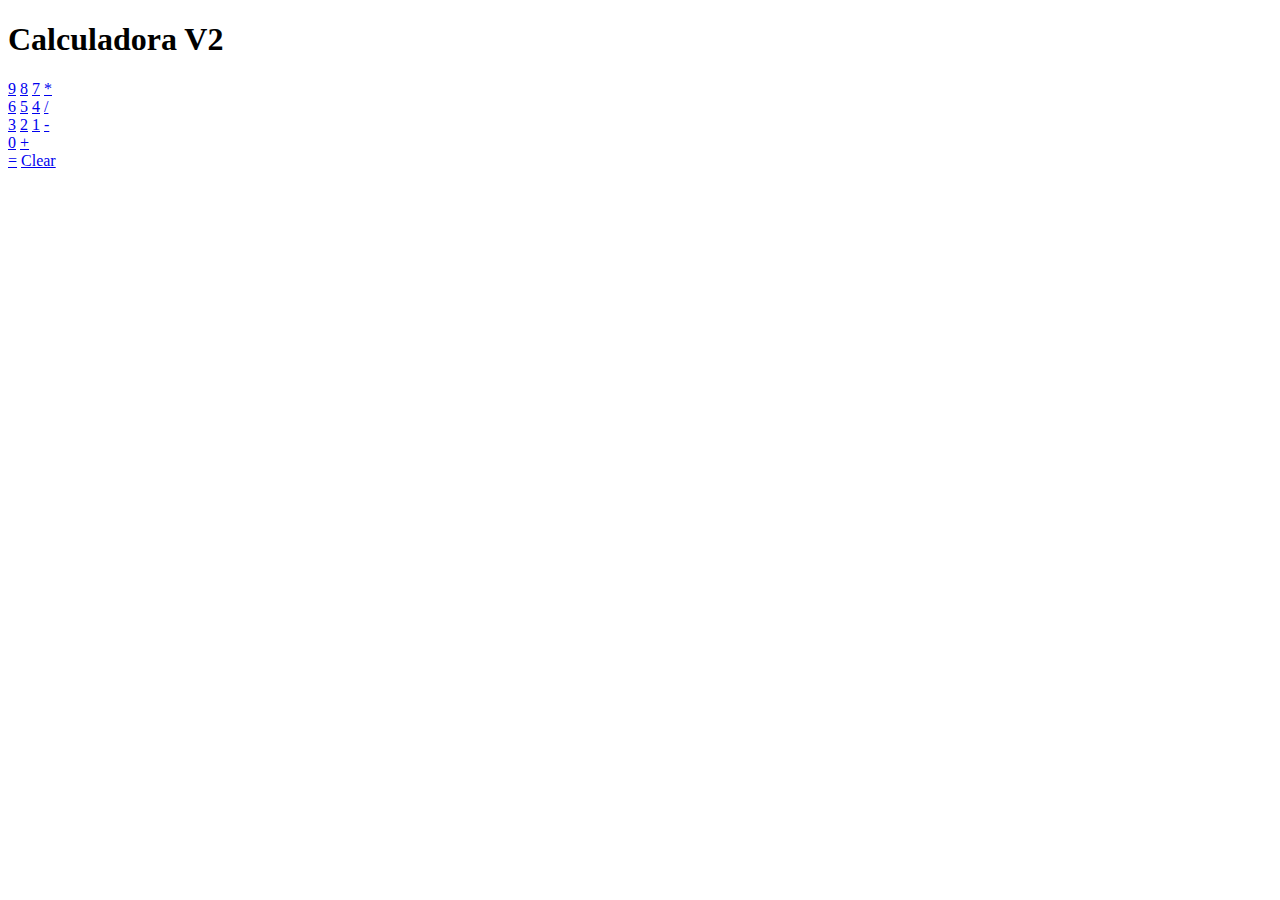
<file: Calculadora_V2/index.html>
<!doctype html>
<html lang="en">
  <head>
    <!-- Required meta tags -->
    <meta charset="utf-8">
    <meta name="viewport" content="width=device-width, initial-scale=1">

    <!-- Bootstrap CSS -->
    <link href="https://cdn.jsdelivr.net/npm/bootstrap@5.0.0-beta2/dist/css/bootstrap.min.css" rel="stylesheet" integrity="sha384-BmbxuPwQa2lc/FVzBcNJ7UAyJxM6wuqIj61tLrc4wSX0szH/Ev+nYRRuWlolflfl" crossorigin="anonymous">

    <title>Calculadora V2</title>
  </head>
  <body>
    
      <header class="mt-2 text-center">
        <h1>Calculadora V2</h1>
      </header>
      <div class="container text-center border border-dark rounded" id="calculator-container">        
        <div class="container bg-dark text-white" id="screen-container">
                    
        </div>
        <div class="container text-center m-1" id="buttons-container">          
          <div class="justify-content-center row">
            <a href="#" class="btn btn-light col-2 m-1" onclick="printNumber('9')">9</a>
            <a href="#" class="btn btn-light col-2 m-1" onclick="printNumber('8')">8</a>
            <a href="#" class="btn btn-light col-2 m-1" onclick="printNumber('7')">7</a>
            <a href="#" class="btn btn-light col-2 m-1" onclick="printNumber('*')">*</a>
          </div>
          <div class="justify-content-center row">
            <a href="#" class="btn btn-light col-2 m-1" onclick="printNumber('6')">6</a>
            <a href="#" class="btn btn-light col-2 m-1" onclick="printNumber('5')">5</a>
            <a href="#" class="btn btn-light col-2 m-1" onclick="printNumber('4')">4</a>
            <a href="#" class="btn btn-light col-2 m-1" onclick="printNumber('/')">/</a>
          </div>
          <div class="justify-content-center row">
            <a href="#" class="btn btn-light col-2 m-1" onclick="printNumber('3')">3</a>
            <a href="#" class="btn btn-light col-2 m-1" onclick="printNumber('2')">2</a>
            <a href="#" class="btn btn-light col-2 m-1" onclick="printNumber('1')">1</a>
            <a href="#" class="btn btn-light col-2 m-1" onclick="printNumber('-')">-</a>
          </div>
          <div class="justify-content-center row d-flex flex-wrap">
            <a href="#" class="btn btn-light col-6 m-1" onclick="printNumber('0')">0</a>
            <a href="#" class="btn btn-light col-2 m-1" onclick="printNumber('+')">+</a>
                    
          </div>
          <div class="justify-content-center row">
            <a href="#" class="btn btn-success col-4 m-1" onclick="calculate()">=</a>    
            <a href="#" class="btn btn-danger col-4 m-1" onclick="clean()">Clear</a>
          
          
          </div>
        </div>
      </div>
    </div>
    

    <!-- Bootstrap Scripts -->
    <script src="https://cdn.jsdelivr.net/npm/@popperjs/core@2.6.0/dist/umd/popper.min.js" integrity="sha384-KsvD1yqQ1/1+IA7gi3P0tyJcT3vR+NdBTt13hSJ2lnve8agRGXTTyNaBYmCR/Nwi" crossorigin="anonymous"></script>
    <script src="https://cdn.jsdelivr.net/npm/bootstrap@5.0.0-beta2/dist/js/bootstrap.min.js" integrity="sha384-nsg8ua9HAw1y0W1btsyWgBklPnCUAFLuTMS2G72MMONqmOymq585AcH49TLBQObG" crossorigin="anonymous"></script>
    <!-- My JavaScript -->
    <script src="./JavaScript/javascript.js"></script>

  </body>
</html>
</file>
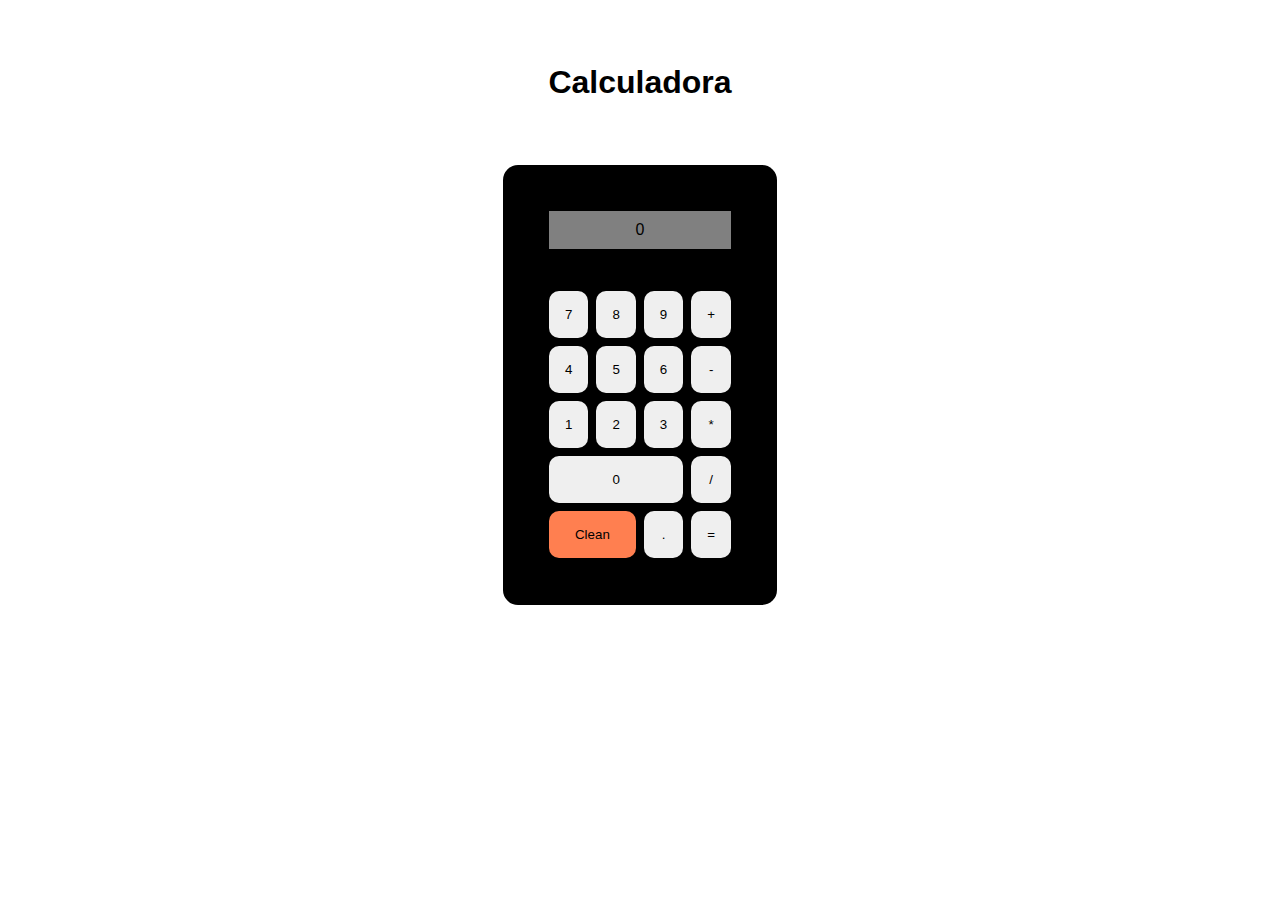
<file: CalculadoraJS/index.html>
<!DOCTYPE html>
<html lang="en">
<head>
    <meta charset="UTF-8">
    <meta name="viewport" content="width=device-width, initial-scale=1.0">
    <title>CalculadoraJS</title>

    <!-- Styles-->
    <link rel="stylesheet" href="./styles/style.css">
    <!-- JavaScript-->
    <script src="./js/scrpt.js"></script>
</head>
<body>
    <section class="calculator-section">
        <header>
            <h1> Calculadora </h1>
        </header>

        <!-- Calculadora -->
        <div class="calculator-container">
            <div class="calculator-body">
                <table>

                    <!--Screen 0-->
                    <tr>
                        <td class="screen" colspan="4" id="result">0</td>
                    </tr>

                    <!--Screen Empty-->
                    <tr>
                        <td class="empty" colspan="4"></td>
                    </tr>                   
                    
                    <!--Calculator Buttons-->
                    <tr>
                        <td><button class="normal-button" onclick="add('7')">7</button></td>
                        <td><button class="normal-button" onclick="add('8')">8</button></td>
                        <td><button class="normal-button" onclick="add('9')">9</button></td>
                        <td><button class="normal-button" onclick="add('+')">+</button></td>
                    </tr>
                    <tr>
                        <td><button class="normal-button" onclick="add('4')">4</button></td>
                        <td><button class="normal-button" onclick="add('5')">5</button></td>
                        <td><button class="normal-button" onclick="add('6')">6</button></td>
                        <td><button class="normal-button" onclick="add('-')">-</button></td>
                    </tr>
                    <tr>
                        <td><button class="normal-button" onclick="add('1')">1</button></td>
                        <td><button class="normal-button" onclick="add('2')">2</button></td>
                        <td><button class="normal-button" onclick="add('3')">3</button></td>
                        <td><button class="normal-button" onclick="add('*')">*</button></td>
                    </tr>
                    <tr>
                        <td colspan="3"><button class="normal-button" onclick="add('0')">0</button></td>
                        <td><button class="normal-button" onclick="add('/')">/</button></td>
                    </tr>
                    <tr>
                        <td colspan="2"><button class="clean-button" onclick="clean()">Clean</button></td>
                        <td><button class="normal-button" onclick="add('.')">.</button></td>
                        <td><button class="normal-button" onclick="calculate()">=</button></td>
                    </tr>
                </table>
                
            </div>

        </div>
    </section>
    
</body>
</html>
</file>
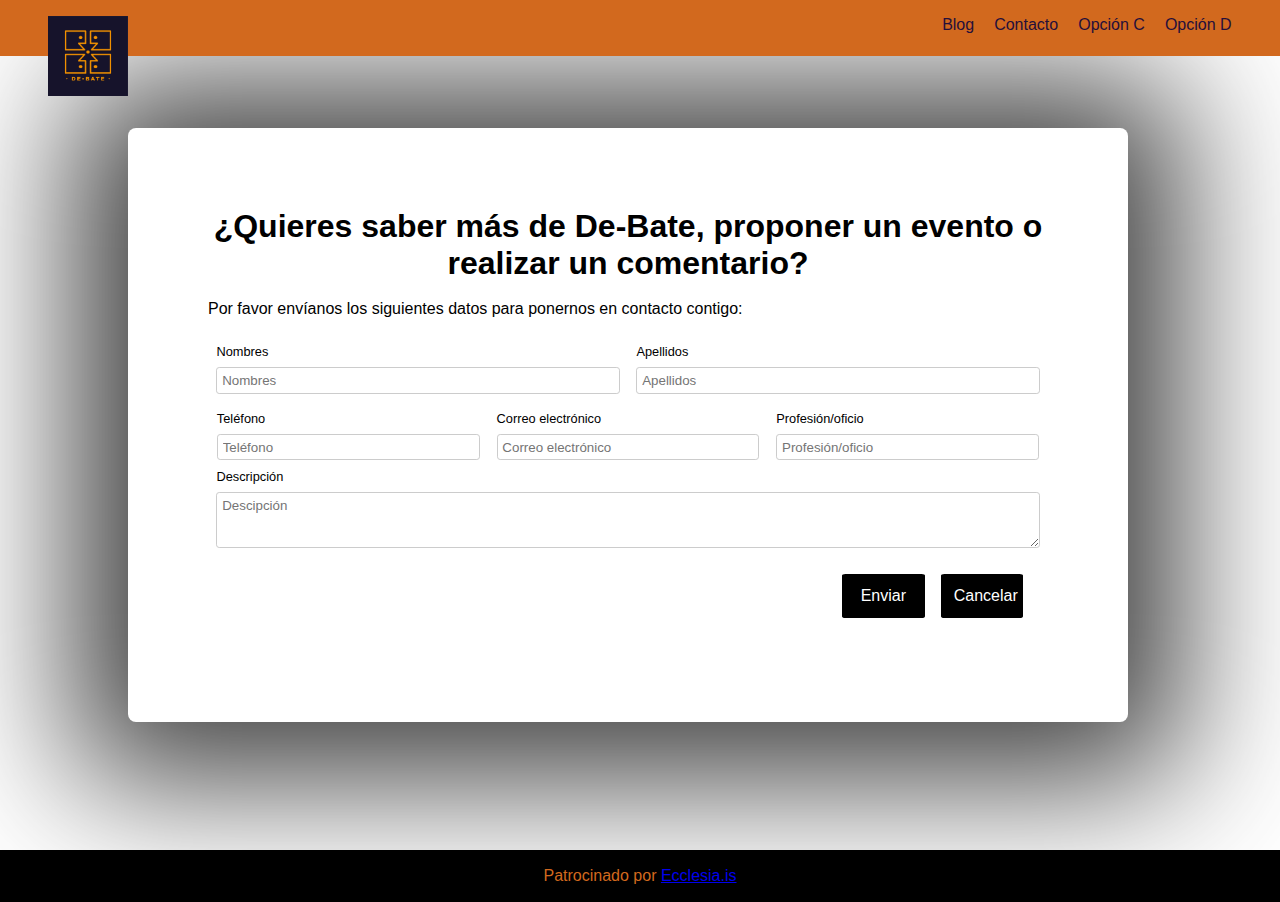
<file: Formulario_V2/index.html>
<!DOCTYPE html>
<html lang="en">
    <!--Head hace importaciones fuera de este html-->
<head>
    <!--Html meta-->
    <meta charset="UTF-8">
    <meta name="viewport" content="width=device-width, initial-scale=1.0">

    <!--Títulos-->
    <title>De-Bate/Contacto</title>

    <!--Hojas de estilos-->
    <link rel="stylesheet" href="./styles/styles.css">

    <!--Ícono página-->
    <link rel="icon" type=imgage/png  href="./styles/images/logo-facebook_Mesa de trabajo 1.png">
</head>

<body>      
    <!--Barra de navegación-->
    <div class="container">
        <nav>
        <!--Logo-->
         <div class="nav-logo-container">
            <a href="#Menú">
                <img class="nav-logo" src="./styles/images/logo-facebook_Mesa de trabajo 1.png" alt="Logo principal">
            </a>
        </div>      
            <!--Unorderer list-->
            <ul class="nav-link">
            <!--List-->
                <li><a href="./blog.html">Blog</a></li>
                <br>
                <li><a href="./index.html">Contacto</a></li>
                <br>
                <li><a href="#Opción C">Opción C</a></li>
                <br>
                <li><a href="#Opción D">Opción D</a></li>
            </ul>
        </nav>
    </div>

    <!--Form section-->
    <section class="form-section">
        <div class="form-container">
            <div class="header1">
                <h1>¿Quieres saber más de De-Bate, proponer un evento o realizar un comentario?</h1>
            </div>
            <br>
            <p class="phrase">Por favor envíanos los siguientes datos para ponernos en contacto contigo:</p>
            <br>
                <div class="form-inputs">

                    <!--Names flex container-->
                    <div class="names-container">
                        <label for="first-name" class="form-label">Nombres</label>
                        <input type="text" class= "form-input" id="first-name" placeholder="Nombres">
                    </div>
                    <div class="names-container">
                        <label for="last-name" class="form-label">Apellidos</label>
                        <input type="text" class= "form-input" id="last-name" placeholder="Apellidos">
                    </div>

                    <!--Data flex container-->
                    <div class="data-container">
                        <label for="phone" class="form-label">Teléfono</label>
                        <input type="tel" class= "form-input" id="phone" placeholder="Teléfono">
                    </div>
                    <div class="data-container">
                        <label for="email" class="form-label">Correo electrónico</label>
                        <input type="text" class= "form-input" id="E-mail" placeholder="Correo electrónico">
                    </div>
                    <div class="data-container">
                        <label for="profession/office" class="form-label">Profesión/oficio</label>
                        <input type="text" class= "form-input" id="profession/office" placeholder="Profesión/oficio">
                    </div>
                    
                    <!--Description flex container-->
                      
                    <div class="description-container">
                        <label for="description" class="form-label">Descripción</label>
                        <textarea placeholder="Descipción" class= "form-input" name="description" id= "desciption" rows="3"></textarea>
                    </div>

                    <!--Buttons container-->
                    <div class="buttons-container">
                        <a href="#cancel" class="cancel-button">Cancelar</a>
                        <a href="#send" class="send-button">Enviar</a>
                    </div>   
                </div>
        </div>
    </section>
    <!--Main ends-->
<footer class="footer-section">   
    Patrocinado por <a href="http://what.ecclesia.is"> Ecclesia.is</a>
</footer>
</body>
</html>
</file>
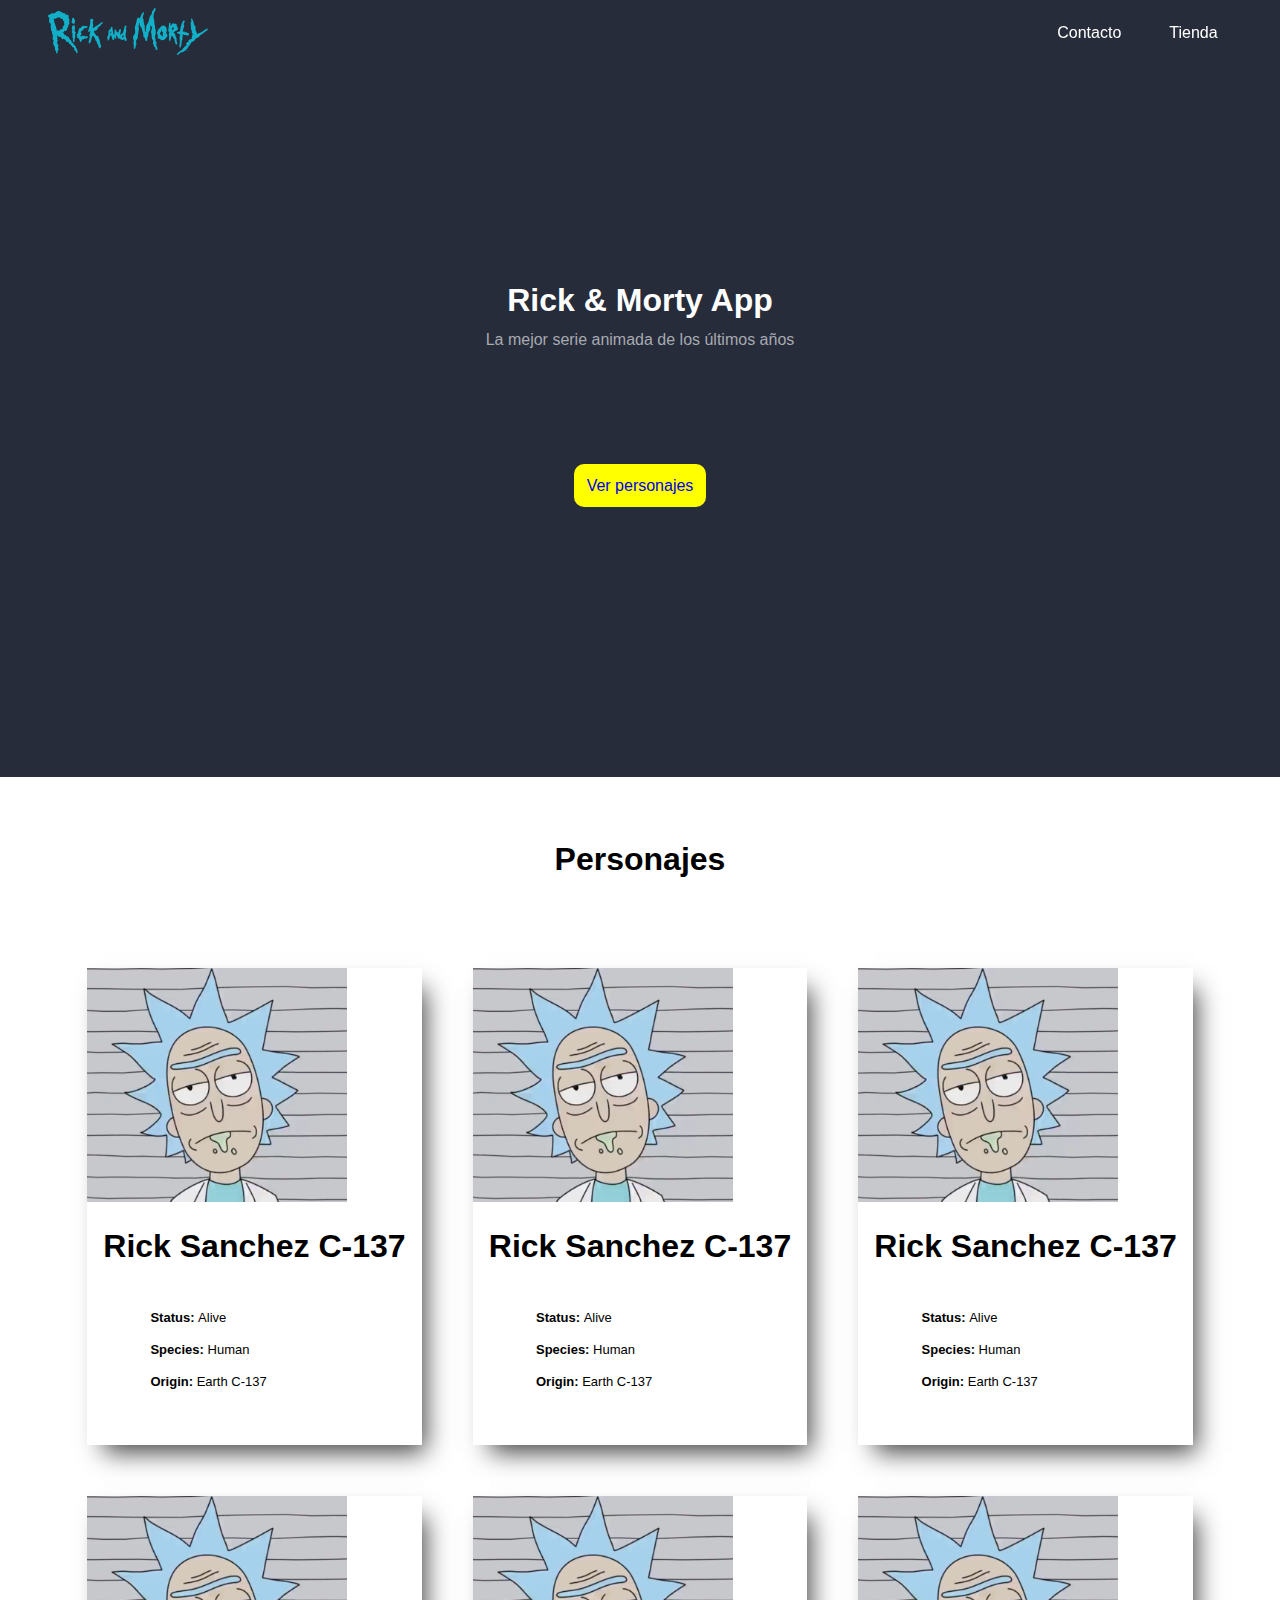
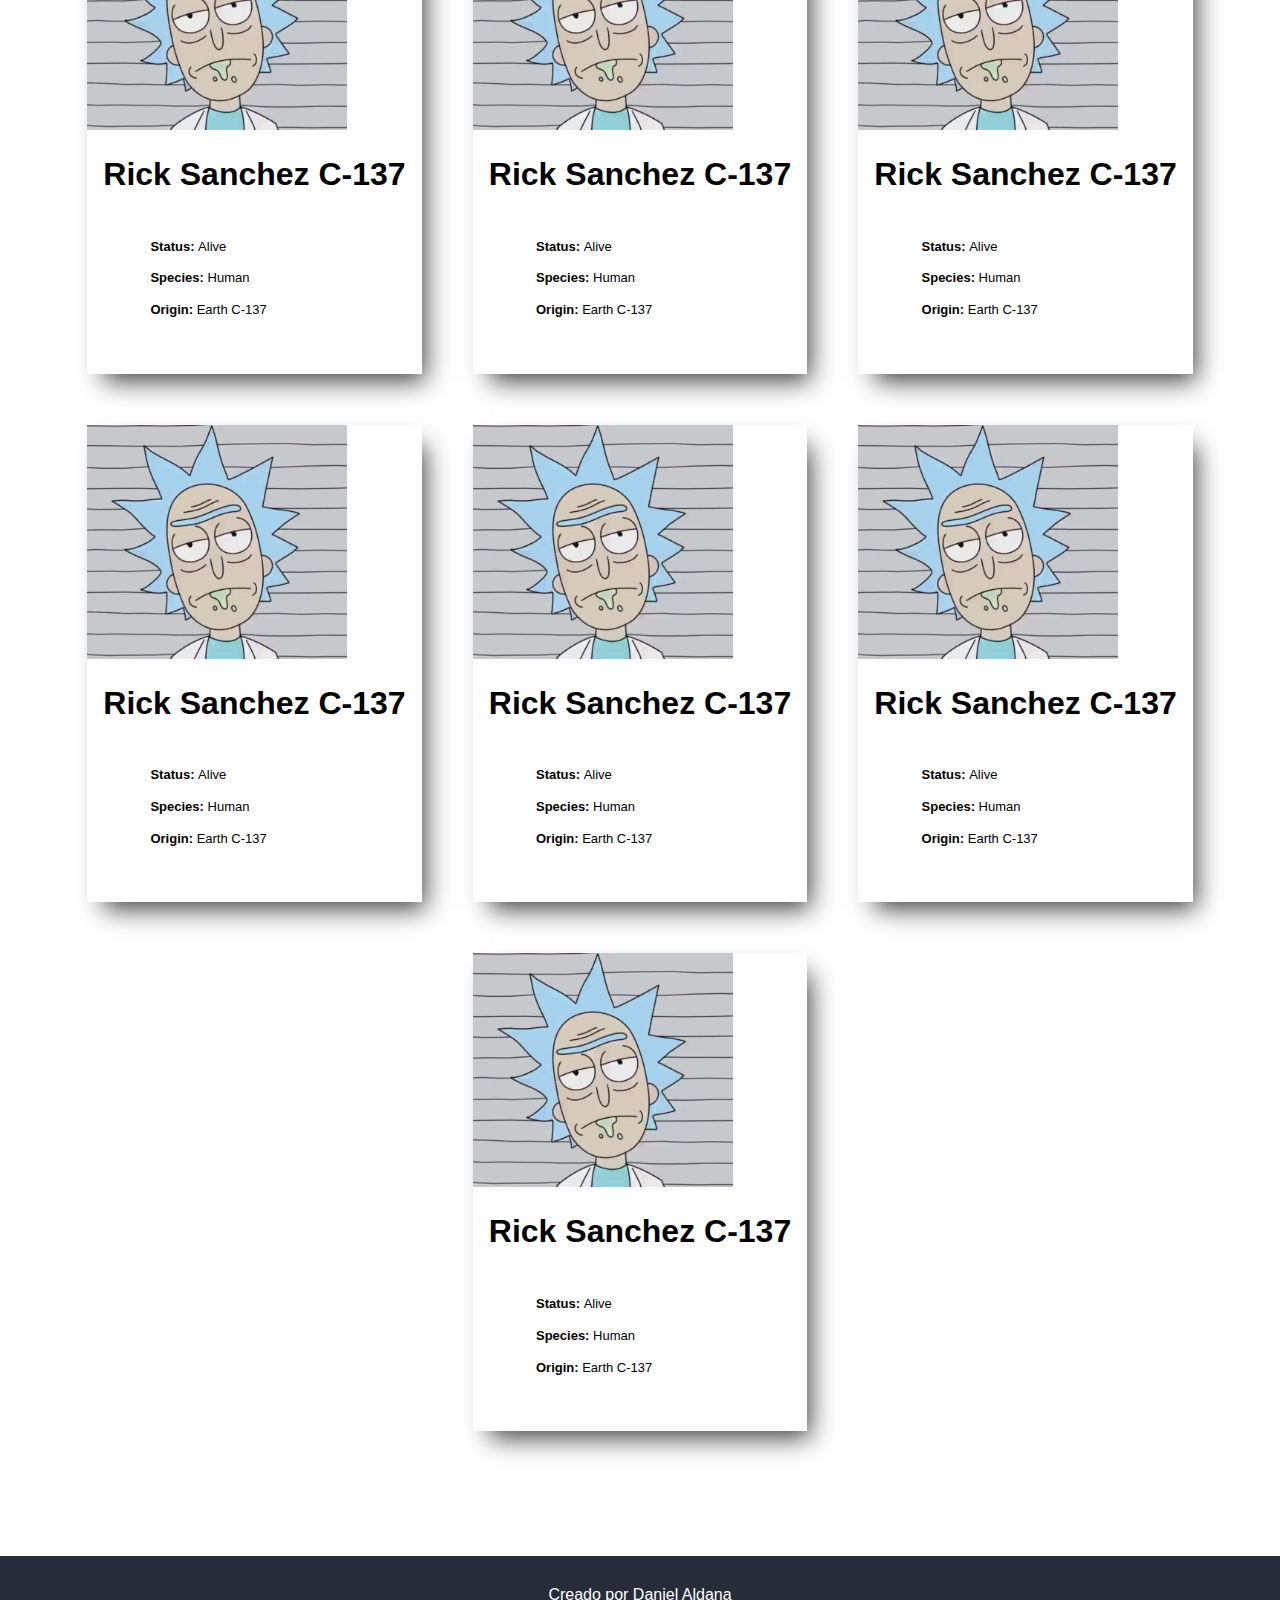
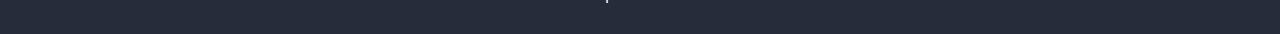
<file: Rick_n_Morty/index.html>
<!DOCTYPE html>
<html lang="en">
    
    <!-- Importaciones - Archivos fuera de mi HTML -->
<head>

    <!-- HTML meta -->
    <meta charset="UTF-8">
    <meta name="viewport" content="width=device-width, initial-scale=1.0">

    <!-- Page Title -->
    <title>Rick & Morty</title>

    <!-- Style Sheets -->
    <link rel="stylesheet" href="./styles/style.css">

    <!-- Icon Image -->
    <link rel="icon" type="image/png" href="./styles/img/logo.png">
</head>
<body>

    <!-- Navigation Bar -->
    <div class="container">
        <nav>
            <!-- Logo -->
            <div class="nav-logo-container">
                <a href="#menu">
                    <img class="nav-logo" src="./styles/img/logo.svg" alt="rick_&_morty">
                </a>
            </div>
            <!-- Options -->
            <ul class="nav-link">
                <!-- Option 1 -->
                <li>
                    <a href="#contacto">Contacto</a>
                </li>
                <!-- Option 2 -->
                <li>
                    <a href="#tienda">Tienda</a>
                </li>
            </ul>

        </nav>
    </div>
    <!-- Navigation Bar Ends -->

    <!-- Main Section -->
    <section class="main-section">
        <div class="main-content">
            <h1>Rick & Morty App</h1>
            <p class="phrase">La mejor serie animada de los últimos años</p>
            <a href="#menu" class="main-button">
                Ver personajes
            </a>
        </div>
    </section>
    <!-- Main Section Ends -->

    <!-- Character Section -->
    <section class= "character-section" id="character-section"> 
        <header class= "header-section">
            <h1>Personajes</h1>
        </header>

        <!-- Character Info-->
        <div class="characters-content"> <!--Componente container-->
            <div class="flex-container"> <!--Flexbox container-->

                <!--Card Character-->
                <div class="card-character"> 
                    <div class="img-container" style="background-image: url(./styles/img/rick_sanchez.png);"></div>
                    <div class="info-character">
                        <h1 class="name">Rick Sanchez C-137</h1>
                        <div class="data">
                            <p class="status"><b>Status: </b>Alive</p>
                            <p class="species"><b>Species: </b>Human</p>
                            <p class="origin"><b>Origin: </b>Earth C-137</p>
                        </div>
                    </div>
                </div>
                                                                             
                <!--Card Character-->
                <div class="card-character"> 
                    <div class="img-container" style="background-image: url(./styles/img/rick_sanchez.png);"></div>
                    <div class="info-character">
                        <h1 class="name">Rick Sanchez C-137</h1>
                        <div class="data">
                            <p class="status"><b>Status: </b>Alive</p>
                            <p class="species"><b>Species: </b>Human</p>
                            <p class="origin"><b>Origin: </b>Earth C-137</p>
                        </div>
                    </div>
                </div>

                <!--Card Character-->
                <div class="card-character"> 
                    <div class="img-container" style="background-image: url(./styles/img/rick_sanchez.png);"></div>
                    <div class="info-character">
                        <h1 class="name">Rick Sanchez C-137</h1>
                        <div class="data">
                            <p class="status"><b>Status: </b>Alive</p>
                            <p class="species"><b>Species: </b>Human</p>
                            <p class="origin"><b>Origin: </b>Earth C-137</p>
                        </div>
                    </div>
                </div>

                <!--Card Character-->
                <div class="card-character"> 
                    <div class="img-container" style="background-image: url(./styles/img/rick_sanchez.png);"></div>
                    <div class="info-character">
                        <h1 class="name">Rick Sanchez C-137</h1>
                        <div class="data">
                            <p class="status"><b>Status: </b>Alive</p>
                            <p class="species"><b>Species: </b>Human</p>
                            <p class="origin"><b>Origin: </b>Earth C-137</p>
                        </div>
                    </div>
                </div>

                <!--Card Character-->
                <div class="card-character"> 
                    <div class="img-container" style="background-image: url(./styles/img/rick_sanchez.png);"></div>
                    <div class="info-character">
                        <h1 class="name">Rick Sanchez C-137</h1>
                        <div class="data">
                            <p class="status"><b>Status: </b>Alive</p>
                            <p class="species"><b>Species: </b>Human</p>
                            <p class="origin"><b>Origin: </b>Earth C-137</p>
                        </div>
                    </div>
                </div>

                <!--Card Character-->
                <div class="card-character"> 
                    <div class="img-container" style="background-image: url(./styles/img/rick_sanchez.png);"></div>
                    <div class="info-character">
                        <h1 class="name">Rick Sanchez C-137</h1>
                        <div class="data">
                            <p class="status"><b>Status: </b>Alive</p>
                            <p class="species"><b>Species: </b>Human</p>
                            <p class="origin"><b>Origin: </b>Earth C-137</p>
                        </div>
                    </div>
                </div>

                <!--Card Character-->
                <div class="card-character"> 
                    <div class="img-container" style="background-image: url(./styles/img/rick_sanchez.png);"></div>
                    <div class="info-character">
                        <h1 class="name">Rick Sanchez C-137</h1>
                        <div class="data">
                            <p class="status"><b>Status: </b>Alive</p>
                            <p class="species"><b>Species: </b>Human</p>
                            <p class="origin"><b>Origin: </b>Earth C-137</p>
                        </div>
                    </div>
                </div>

                <!--Card Character-->
                <div class="card-character"> 
                    <div class="img-container" style="background-image: url(./styles/img/rick_sanchez.png);"></div>
                    <div class="info-character">
                        <h1 class="name">Rick Sanchez C-137</h1>
                        <div class="data">
                            <p class="status"><b>Status: </b>Alive</p>
                            <p class="species"><b>Species: </b>Human</p>
                            <p class="origin"><b>Origin: </b>Earth C-137</p>
                        </div>
                    </div>
                </div>

                <!--Card Character-->
                <div class="card-character"> 
                    <div class="img-container" style="background-image: url(./styles/img/rick_sanchez.png);"></div>
                    <div class="info-character">
                        <h1 class="name">Rick Sanchez C-137</h1>
                        <div class="data">
                            <p class="status"><b>Status: </b>Alive</p>
                            <p class="species"><b>Species: </b>Human</p>
                            <p class="origin"><b>Origin: </b>Earth C-137</p>
                        </div>
                    </div>
                </div>

                <!--Card Character-->
                <div class="card-character"> 
                    <div class="img-container" style="background-image: url(./styles/img/rick_sanchez.png);"></div>
                    <div class="info-character">
                        <h1 class="name">Rick Sanchez C-137</h1>
                        <div class="data">
                            <p class="status"><b>Status: </b>Alive</p>
                            <p class="species"><b>Species: </b>Human</p>
                            <p class="origin"><b>Origin: </b>Earth C-137</p>
                        </div>
                    </div>
                </div>
                              
                <!-- Info Final-->
                    

                </div>
            </div>
        </div>
    </section>
    <!-- Characters Ends-->
    <footer class="footer-section">Creado por Daniel Aldana</footer>

</body>
</html>
</file>
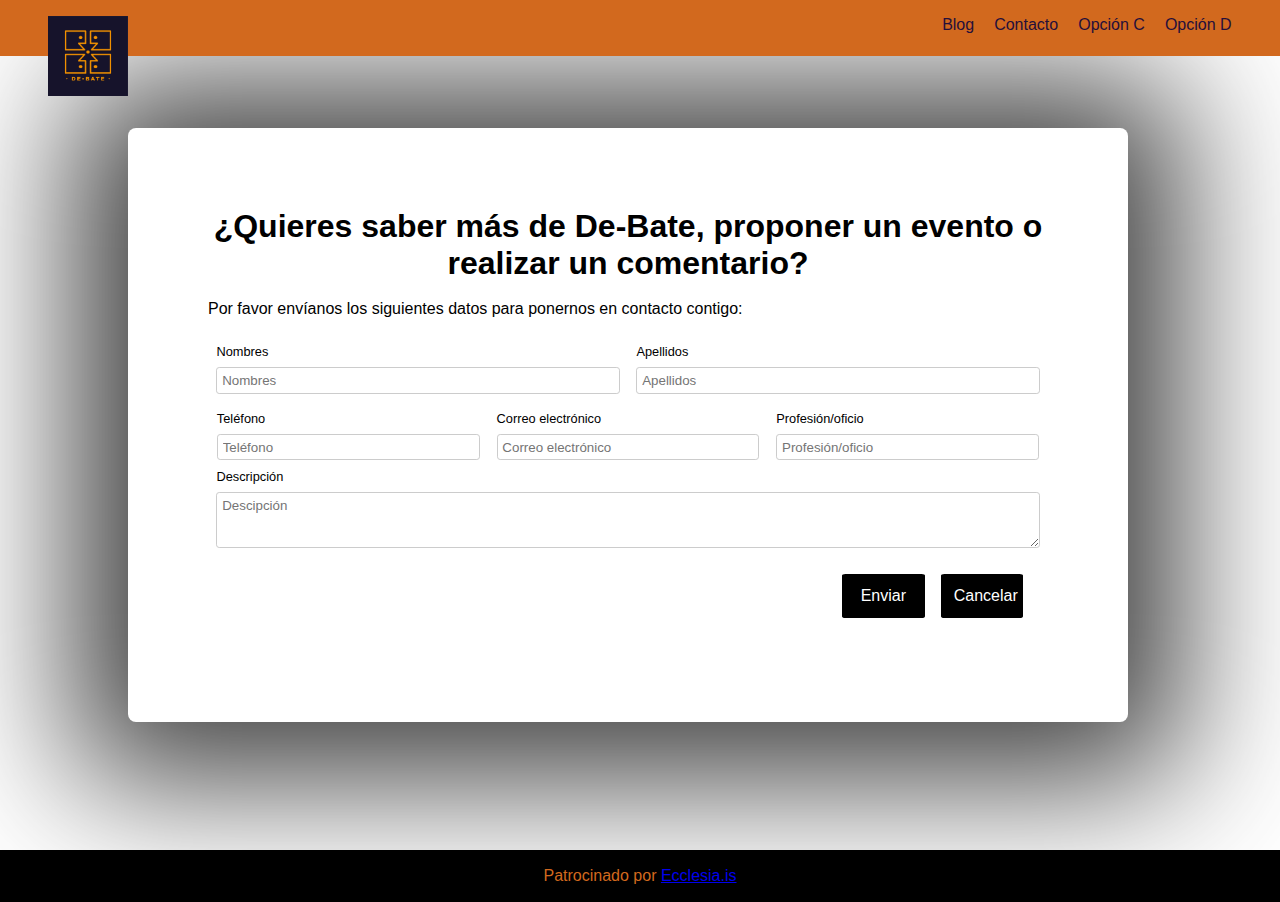
<file: Formulario_V1/De-Bate Formulario Contacto/index.html>
<!DOCTYPE html>
<html lang="en">
    <!--Head hace importaciones fuera de este html-->
<head>
    <!--Html meta-->
    <meta charset="UTF-8">
    <meta name="viewport" content="width=device-width, initial-scale=1.0">

    <!--Títulos-->
    <title>De-Bate</title>

    <!--Hojas de estilos-->
    <link rel="stylesheet" href="./styles/styles.css">

    <!--Ícono página-->
    <link rel="icon" type=imgage/png  href="./styles/images/logo-facebook_Mesa de trabajo 1.png">
</head>

<body>      
    <!--Barra de navegación-->
    <div class="container">
        <nav>
        <!--Logo-->
         <div class="nav-logo-container">
            <a href="#Menú">
                <img class="nav-logo" src="./styles/images/logo-facebook_Mesa de trabajo 1.png" alt="Logo principal">
            </a>
        </div>      
            <!--Unorderer list-->
            <ul class="nav-link">
            <!--List-->
                <li><a href="#blog">Blog</a></li>
                <br>
                <li><a href="#contact">Contacto</a></li>
                <br>
                <li><a href="#Opción C">Opción C</a></li>
                <br>
                <li><a href="#Opción D">Opción D</a></li>
            </ul>
        </nav>
    </div>

    <!--Form section-->
    <section class="form-section">
        <div class="form-container">
            <div class="header1">
                <h1>¿Quieres saber más de De-Bate, proponer un evento o realizar un comentario?</h1>
            </div>
            <br>
            <p class="phrase">Por favor envíanos los siguientes datos para ponernos en contacto contigo:</p>
            <br>
                <div class="form-inputs">

                    <!--Names flex container-->
                    <div class="names-container">
                        <label for="first-name" class="form-label">Nombres</label>
                        <input type="text" class= "form-input" id="first-name" placeholder="Nombres">
                    </div>
                    <div class="names-container">
                        <label for="last-name" class="form-label">Apellidos</label>
                        <input type="text" class= "form-input" id="last-name" placeholder="Apellidos">
                    </div>

                    <!--Data flex container-->
                    <div class="data-container">
                        <label for="phone" class="form-label">Teléfono</label>
                        <input type="tel" class= "form-input" id="phone" placeholder="Teléfono">
                    </div>
                    <div class="data-container">
                        <label for="email" class="form-label">Correo electrónico</label>
                        <input type="text" class= "form-input" id="E-mail" placeholder="Correo electrónico">
                    </div>
                    <div class="data-container">
                        <label for="profession/office" class="form-label">Profesión/oficio</label>
                        <input type="text" class= "form-input" id="profession/office" placeholder="Profesión/oficio">
                    </div>
                    
                    <!--Description flex container-->
                      
                    <div class="description-container">
                        <label for="description" class="form-label">Descripción</label>
                        <textarea placeholder="Descipción" class= "form-input" name="description" id= "desciption" rows="3"></textarea>
                    </div>

                    <!--Buttons container-->
                    <div class="buttons-container">
                        <a href="#cancel" class="cancel-button">Cancelar</a>
                        <a href="#send" class="send-button">Enviar</a>
                    </div>   
                </div>
        </div>
    </section>
    <!--Main ends-->
<footer class="footer-section">   
    Patrocinado por <a href="http://what.ecclesia.is"> Ecclesia.is</a>
</footer>
</body>
</html>
</file>
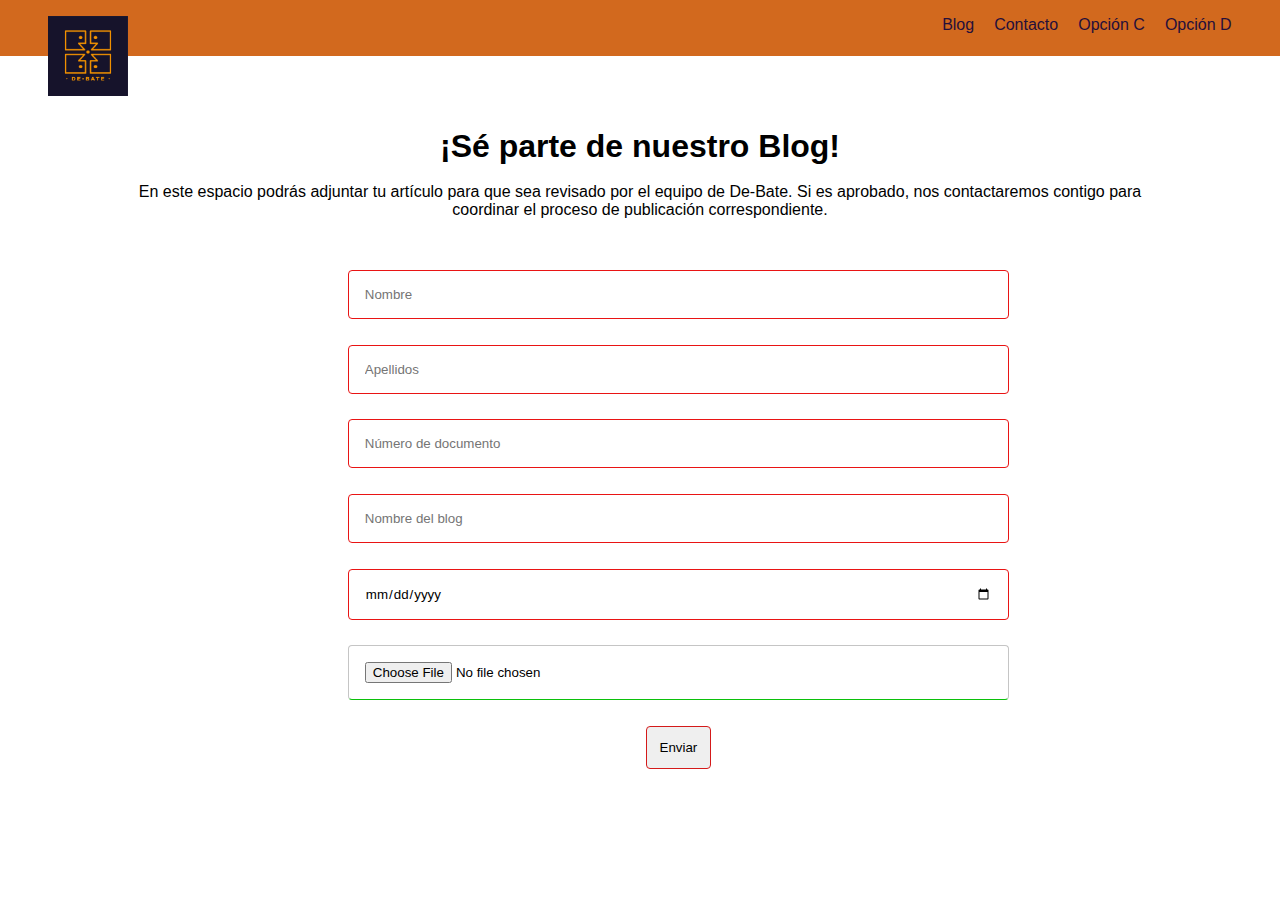
<file: Formulario_V2/blog.html>
<!DOCTYPE html>
<html lang="en">
<head>
    <meta charset="UTF-8">
    <meta http-equiv="X-UA-Compatible" content="IE=edge">
    <meta name="viewport" content="width=device-width, initial-scale=1.0">
    <title>De-Bate/Blog</title>
    <link rel="stylesheet" href="./styles/blog.css">
    <link rel="icon" href="./styles/images/Logo.svg">
</head>

<body>
    <!--Barra de navegación-->
    <div class="container">
        <nav>
        <!--Logo-->
         <div class="nav-logo-container">
            <a href="#Menú">
                <img class="nav-logo" src="./styles/images/logo-facebook_Mesa de trabajo 1.png" alt="Logo principal">
            </a>
        </div>      
            <!--Unorderer list-->
            <ul class="nav-link">
            <!--List-->
                <li><a href="blog.html">Blog</a></li>
                <br>
                <li><a href="./index.html">Contacto</a></li>
                <br>
                <li><a href="#Opción C">Opción C</a></li>
                <br>
                <li><a href="#Opción D">Opción D</a></li>
            </ul>
        </nav>
    </div>
    <!--Fin Barra de navegación-->
    <section class="blog">
        <header>
            <h1>¡Sé parte de nuestro Blog!</h1>
        </header>
        <br>
        <p class="paragraph">
            En este espacio podrás adjuntar tu artículo para que sea revisado por el equipo de De-Bate. Si es aprobado, nos contactaremos contigo para coordinar el proceso de publicación correspondiente.
        </p>

        <div class="body-container">
            <div class="form-container">
                <form action="">
                    <input type="text" placeholder="Nombre" id="name" required minlength="3">
                    <input type="text" placeholder="Apellidos" id="lastName" required minlength="3">
                    <input type="text" placeholder="Número de documento" id="documentID" required minlength="5">
                    <input type="text" placeholder="Nombre del blog" id="blogName" required minlength="1">
                    <input type="date" placeholder="Fecha de creación" id="blogDate" required minlength="1">
                    <input type="file" placeholder="Adjuntar documento formato PDF">      
                </form>
                <button class="button-form" type="submit" onclick="verifySpaces()">Enviar</button>
            </div>
        </div>
    </section>
</body>
</html>
</file>
<file: CalculadoraJS/styles/style.css>
/* General Styles */

* {
    margin: 0%;
    padding: 0%;
    font-family: 'Trebuchet MS', 'Lucida Sans Unicode', 'Lucida Grande', 'Lucida Sans', Arial, sans-serif;  
}

header {
    margin: 5%;
}

table, tr, td {
    border: 3px solid black;
}

.calculator-section {
    width: 100%;
    text-align: center;
}
/* Calculator Container */

.calculator-container {
    text-align: center;
    width: 100%;
    display: flex;
    justify-content: center;
}

/* Calculator Body */

.calculator-body {
    background-color: black;
    border-radius: 15px;
    padding: 3%;
}

/*Screen*/

.screen {
    background-color: grey;
    padding: 5%;

}

.empty {
    padding: 7%;
}

/* Buttons*/
.normal-button {
    width: 100%;
    height: 100%;
    padding: 1rem;
    border-radius: 10px;
    border: none;
}

.clean-button   {
    width: 100%;
    height: 100%;
    padding: 1rem;
    border: none;
    border-radius: 10px;
    background-color: coral;
}

.clean-button:hover, .normal-button:hover {
    background-color: rgb(39, 30, 158);
    color: white;
}
</file>
<file: Formulario_V2/styles/styles.css>
/* General styles */
*{
    font-family: 'Franklin Gothic Medium', 'Arial Narrow', Arial, sans-serif;
    margin: 0;
    padding: 0;
}

/* Nav Bar */
.container {
    background-color: chocolate;
    color: black;    
    position: fixed;
    width: 100%;
    height: 3.5rem;
}

.nav-link {
    list-style: none;
    overflow: hidden;
    display: flex; /*flexbox para acomodar elementos en la pantalla*/
    float: right;
    margin-right: 2rem;
    flex-direction: row;
    margin-right: 3%;
}
.nav-link li a {
    text-decoration: none;
    color: rgb(37, 15, 59);
    margin: 10px;
}

.nav-link li a:hover {
    color: rgb(17, 99, 221)
}

.nav-logo {
    /* Ancho */
    width: 5rem;
    height: auto;
    margin-left: 2rem;
    margin-top: 0;
    float: left;
}

.nav-logo-container {
    margin: 1rem;
}

/* Form section */

.form-section {
    padding: 5rem;
}
.form-container {
    padding: 5rem;
    width: 75%;
    text-align: left;
    margin: 3rem;
    border-radius: .5rem;
    -webkit-box-shadow: -1px 6px 141px 53px rgba(0,0,0,0.75);
    -moz-box-shadow: -1px 6px 141px 53px rgba(0,0,0,0.75);
    box-shadow: -1px 6px 141px 53px rgba(0,0,0,0.75);
}

.form-inputs {
    display: flex;
    flex-wrap: wrap;
    justify-content: center;
}

.names-container {
    display: flex;
    flex-direction: column;
    width: 48%;
    margin: 1%;
}

.data-container {
    display: flex;
    flex-direction: column;
    width: 31.3%;
    margin: 1%;
}

.description-container {
    display: flex;
    flex-direction: column;
    width: 98%;
    height: 5rem;
}

.form-label {
    margin-bottom: .5rem;
    font-size: .8rem;
}

.form-input {
    border-radius: .2rem;
    border: 1px solid #ccc;
    padding: .3rem;
}

.form-input:hover {
    border-radius: .2rem;
    border: 1px solid chocolate;
    padding: .3rem;
}

.header1 {
    text-align: center;
}

.buttons-container {
    display: flex;
    flex-direction: row-reverse;
    width: 98%;
    margin: 2%;
}

.send-button {
    margin: 1%;
    padding: 13px;
    width: 7%;
    text-align: center;
    border-radius: 4%;
    text-decoration: none;
    transition-property: background-color, color, border-radius;
    transition-duration: 1s;
    background-color: black;
    color: white;
}

.cancel-button {
    margin: 1%;
    padding: 13px;
    width: 7%;
    text-align: center;
    border-radius: 4%;
    text-decoration: none;
    transition-property: background-color, color, border-radius;
    transition-duration: 1s;
    background-color: black;
    color: white;
}

.send-button:hover{
    background-color: darkblue;
    border-radius: 2rem;
}

.cancel-button:hover{
    background-color: darkblue;
    border-radius: 2rem;
}

.footer-section {
    color: chocolate;
    background-color: black;
    text-align: center;
    padding: 17px;
}
</file>
<file: Rick_n_Morty/styles/style.css>
/* General Styles */
* {
    margin: 0;
    padding: 0;
    font-family: Arial, Helvetica, sans-serif;
}

.header-section {
    margin-top: 5%;
    margin-bottom: 5%;
    text-align: center;
}

section {
    width: 100%;
}

/* Navbar Styles */

.container {
    background-color: #262c3a;
    color: white;
    position: fixed;
    width: 100%;
    height: 4rem;
}

.nav-link {
    list-style-type: none;
    overflow: hidden;
    display: flex;
    float: right;
    margin-right: 3%;
}

.nav-link li a {
    text-decoration: none;
    color: white;
    display: block;
    padding: 24px;
}

.nav-link li a:hover {
    color: greenyellow;
}

.nav-logo-container {
    margin-top: .5rem;
    float: left;
}

.nav-logo {
    width: 10rem;
    height: auto;
    margin-left: 3rem;
}

/* Main section */

.main-section {
    background-color: #262c3a;
    color: #ffffff;
    text-align: center;
}

.main-content {
    padding-top: 22%; /* Definitivo */
    padding-bottom: 22%;
}

.phrase {
    color: #a7aab1;
    margin-bottom: 10%;
    margin-top: 1%;
}

.main-button {
    background-color: yellow;
    padding: 13px;
    border-radius: 10px;
    text-decoration: none;
    transition-property: background-color, color, border-radius; 
    transition-duration: 1s;

}

.main-button:hover {
    background-color: greenyellow;
    color: rgb(184, 60, 196);
    border-radius: 30px;

}

/* Sección Personajes */

.characters.section {
    text-align: center;
    
}

.flex-container {
    display: flex;
    flex-wrap: wrap;
    justify-content: center;
    margin-bottom: 100px;
}

.card-character {
    margin: 2%;
    -webkit-box-shadow: 10px 14px 24px -7px rgba(0,0,0,0.75);
    -moz-box-shadow: 10px 14px 24px -7px rgba(0,0,0,0.75);
    box-shadow: 10px 14px 24px -7px rgba(0,0,0,0.75);
}

.img-container {
    width: 260px;
    height: 234px;
    margin-bottom: 10px;
    background-repeat: no-repeat;
    background-size: cover;
}

.info-character {
    padding: 16px;
    margin-bottom: 10px;
}

.name {
    margin-bottom: 15%;
}

.data {
    font-size: small;
    text-align: left;
    margin: 10%;
}

.data p {
    padding-right: 7%;
    padding-left: 7%;
    margin-bottom: 7%;
}

.footer-section {
    color: white;
    background-color: #262c3a;
    text-align: center;
    padding: 30px;
}
</file>
<file: Formulario_V1/De-Bate Formulario Contacto/styles/styles.css>
/* General styles */
*{
    font-family: 'Franklin Gothic Medium', 'Arial Narrow', Arial, sans-serif;
    margin: 0;
    padding: 0;
}

/* Nav Bar */
.container {
    background-color: chocolate;
    color: black;    
    position: fixed;
    width: 100%;
    height: 3.5rem;
}

.nav-link {
    list-style: none;
    overflow: hidden;
    display: flex; /*flexbox para acomodar elementos en la pantalla*/
    float: right;
    margin-right: 2rem;
    flex-direction: row;
    margin-right: 3%;
}
.nav-link li a {
    text-decoration: none;
    color: rgb(37, 15, 59);
    margin: 10px;
}

.nav-link li a:hover {
    color: rgb(17, 99, 221)
}

.nav-logo {
    /* Ancho */
    width: 5rem;
    height: auto;
    margin-left: 2rem;
    margin-top: 0;
    float: left;
}

.nav-logo-container {
    margin: 1rem;
}

/* Form section */

.form-section {
    padding: 5rem;
}
.form-container {
    padding: 5rem;
    width: 75%;
    text-align: left;
    margin: 3rem;
    border-radius: .5rem;
    -webkit-box-shadow: -1px 6px 141px 53px rgba(0,0,0,0.75);
    -moz-box-shadow: -1px 6px 141px 53px rgba(0,0,0,0.75);
    box-shadow: -1px 6px 141px 53px rgba(0,0,0,0.75);
}

.form-inputs {
    display: flex;
    flex-wrap: wrap;
    justify-content: center;
}

.names-container {
    display: flex;
    flex-direction: column;
    width: 48%;
    margin: 1%;
}

.data-container {
    display: flex;
    flex-direction: column;
    width: 31.3%;
    margin: 1%;
}

.description-container {
    display: flex;
    flex-direction: column;
    width: 98%;
    height: 5rem;
}

.form-label {
    margin-bottom: .5rem;
    font-size: .8rem;
}

.form-input {
    border-radius: .2rem;
    border: 1px solid #ccc;
    padding: .3rem;
}

.form-input:hover {
    border-radius: .2rem;
    border: 1px solid chocolate;
    padding: .3rem;
}

.header1 {
    text-align: center;
}

.buttons-container {
    display: flex;
    flex-direction: row-reverse;
    width: 98%;
    margin: 2%;
}

.send-button {
    margin: 1%;
    padding: 13px;
    width: 7%;
    text-align: center;
    border-radius: 4%;
    text-decoration: none;
    transition-property: background-color, color, border-radius;
    transition-duration: 1s;
    background-color: black;
    color: white;
}

.cancel-button {
    margin: 1%;
    padding: 13px;
    width: 7%;
    text-align: center;
    border-radius: 4%;
    text-decoration: none;
    transition-property: background-color, color, border-radius;
    transition-duration: 1s;
    background-color: black;
    color: white;
}

.send-button:hover{
    background-color: darkblue;
    border-radius: 2rem;
}

.cancel-button:hover{
    background-color: darkblue;
    border-radius: 2rem;
}

.footer-section {
    color: chocolate;
    background-color: black;
    text-align: center;
    padding: 17px;
}
</file>
<file: Formulario_V2/styles/blog.css>
*{
    font-family: 'Franklin Gothic Medium', 'Arial Narrow', Arial, sans-serif;
    margin: 0;
    padding: 0;
}

/* Nav Bar */
.container {
    background-color: chocolate;
    color: black;    
    position: fixed;
    width: 100%;
    height: 3.5rem;
}

.nav-link {
    list-style: none;
    overflow: hidden;
    display: flex; /*flexbox para acomodar elementos en la pantalla*/
    float: right;
    margin-right: 2rem;
    flex-direction: row;
    margin-right: 3%;
}
.nav-link li a {
    text-decoration: none;
    color: rgb(37, 15, 59);
    margin: 10px;
}

.nav-link li a:hover {
    color: rgb(17, 99, 221)
}

.nav-logo {
    /* Ancho */
    width: 5rem;
    height: auto;
    margin-left: 2rem;
    margin-top: 0;
    float: left;
}

.nav-logo-container {
    margin: 1rem;
}

/* Form */

.blog {
    padding-top: 10%;
    text-align: center;
    width: 100%;
}

.paragraph {
    margin-right: 10%;
    margin-left: 10%;
}

.form-container {
    margin: 3%;
    width: 100%;
    display: flex;
    justify-content: center;
    align-items: center;
    flex-direction: column;
}

.form-container input {
    padding: 1rem;
    margin: 1%;
    width: 49%;
    border: 1px solid #c5c5c5;
    border-radius: 4px;
}

.form-container input:invalid {
    border: 1px solid #e91414;
}

.form-container input:valid {
    border-bottom: 1px solid #0bc00b;
}

/* button */

.button-form {
    margin-top: 1%;
    padding: 1%;
    border: 1px solid #d41a1a;
    border-radius: 4px;
}

.button-form:hover {
    background-color: #e47b19;
    color: rgb(15, 15, 15);
}
</file>
